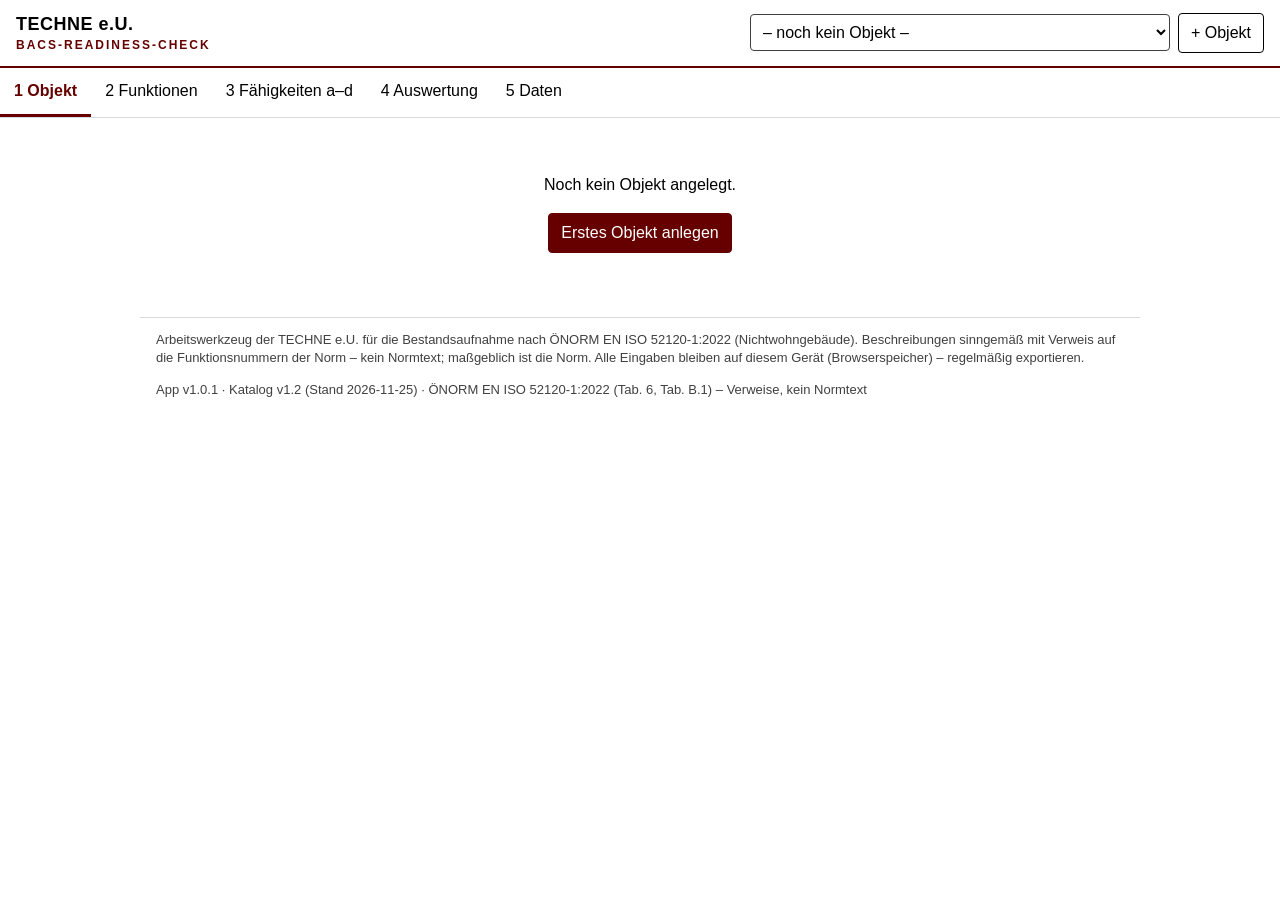
<file: index.html>
<!doctype html>
<html lang="de">
<head>
<meta charset="utf-8">
<meta name="viewport" content="width=device-width, initial-scale=1">
<meta name="robots" content="noindex">
<meta name="theme-color" content="#660000">
<title>BACS-Readiness-Check · TECHNE e.U.</title>
<link rel="manifest" href="manifest.webmanifest">
<link rel="icon" href="icon.svg" type="image/svg+xml">
<link rel="stylesheet" href="app.css">
</head>
<body>
<header class="kopf">
  <div class="marke"><span class="wort">TECHNE e.U.</span><span class="kicker">BACS-READINESS-CHECK</span></div>
  <div class="objektwahl">
    <label for="objSel" class="sr">Objekt</label>
    <select id="objSel"></select>
    <button id="btnNeu" type="button" title="Neues Objekt anlegen">+ Objekt</button>
  </div>
</header>
<nav class="tabs" id="tabs">
  <button data-tab="objekt" class="aktiv" type="button">1 Objekt</button>
  <button data-tab="funktionen" type="button">2 Funktionen</button>
  <button data-tab="faeh" type="button">3 Fähigkeiten a–d</button>
  <button data-tab="auswertung" type="button">4 Auswertung</button>
  <button data-tab="daten" type="button">5 Daten</button>
</nav>
<main id="main">
  <section id="tab-objekt" class="tab aktiv"></section>
  <section id="tab-funktionen" class="tab"></section>
  <section id="tab-faeh" class="tab"></section>
  <section id="tab-auswertung" class="tab"></section>
  <section id="tab-daten" class="tab"></section>
</main>
<footer class="fuss">
  <p>Arbeitswerkzeug der TECHNE e.U. für die Bestandsaufnahme nach ÖNORM EN ISO 52120-1:2022 (Nichtwohngebäude). Beschreibungen sinngemäß mit Verweis auf die Funktionsnummern der Norm – kein Normtext; maßgeblich ist die Norm. Alle Eingaben bleiben auf diesem Gerät (Browserspeicher) – regelmäßig exportieren.</p>
  <p id="versionInfo"></p>
</footer>
<div id="toast" class="toast" role="status" aria-live="polite"></div>
<script src="katalog.js"></script>
<script src="app.js"></script>
</body>
</html>
</file>
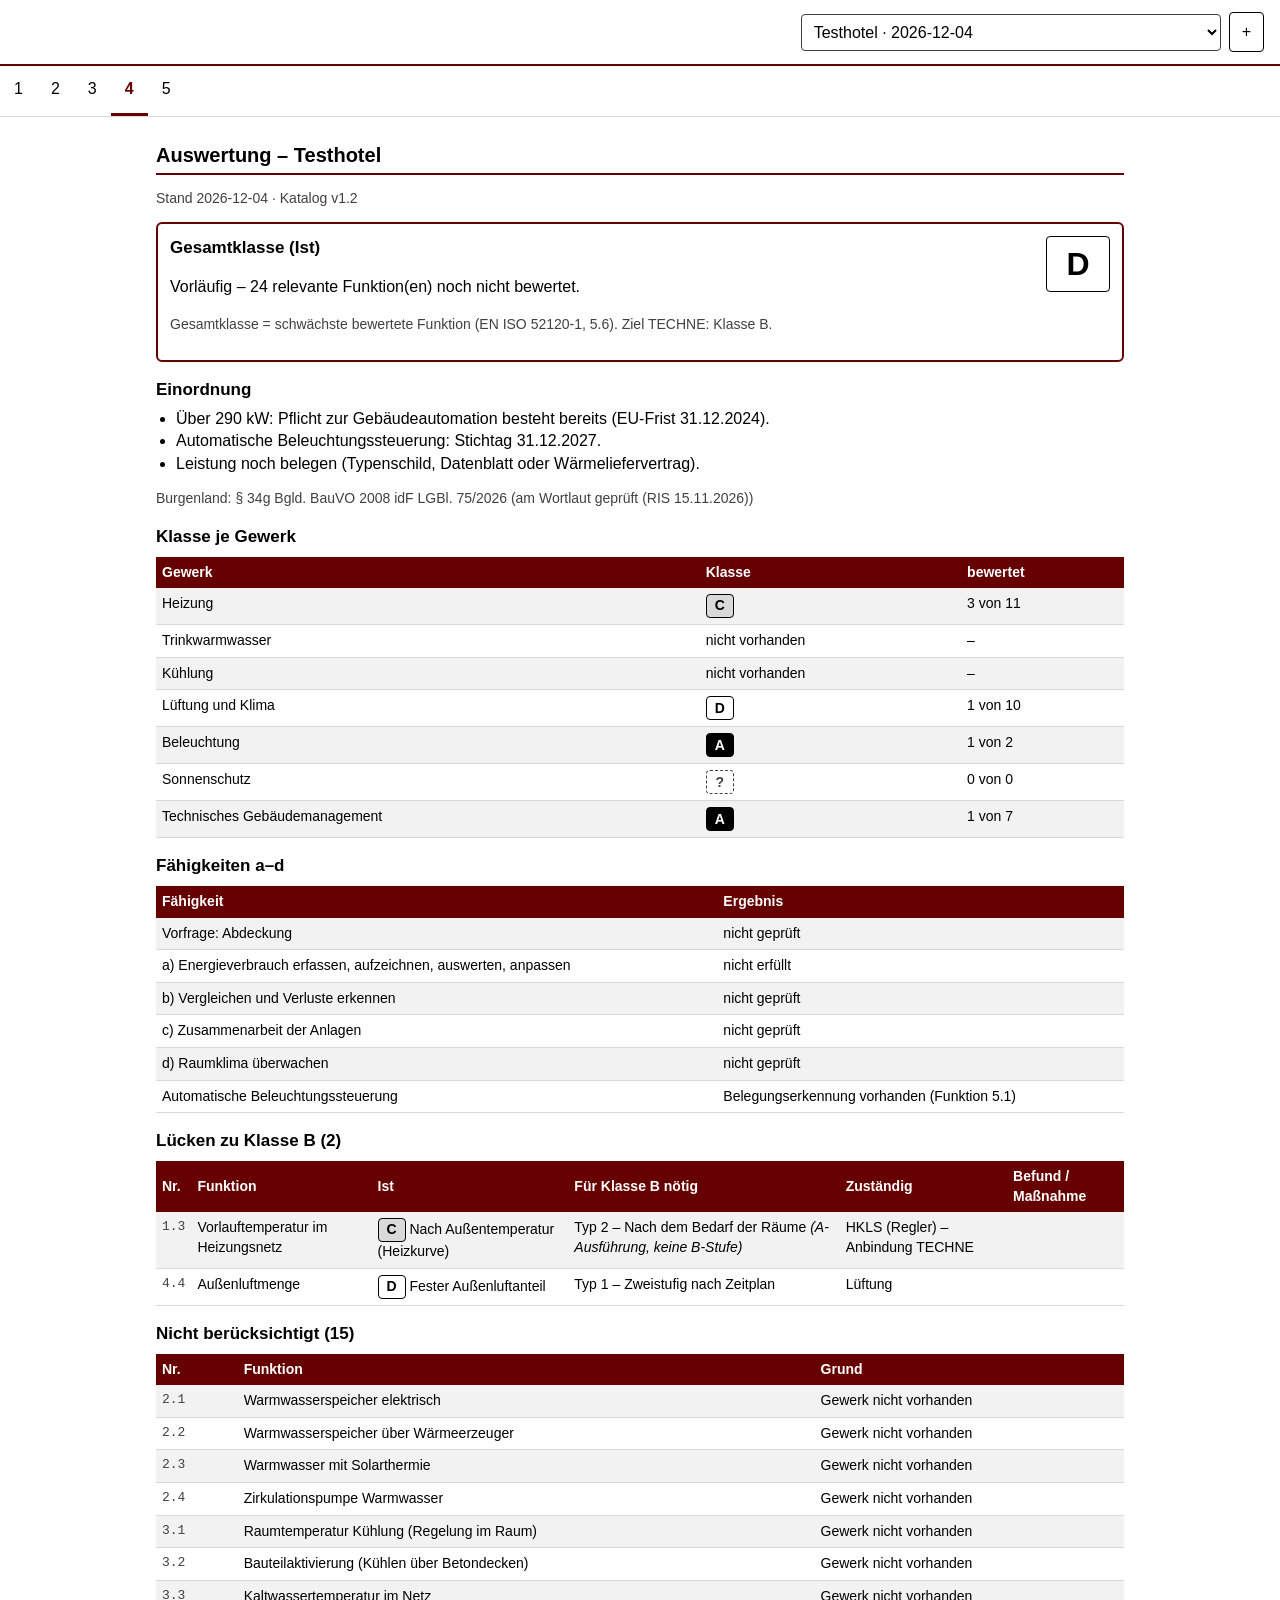
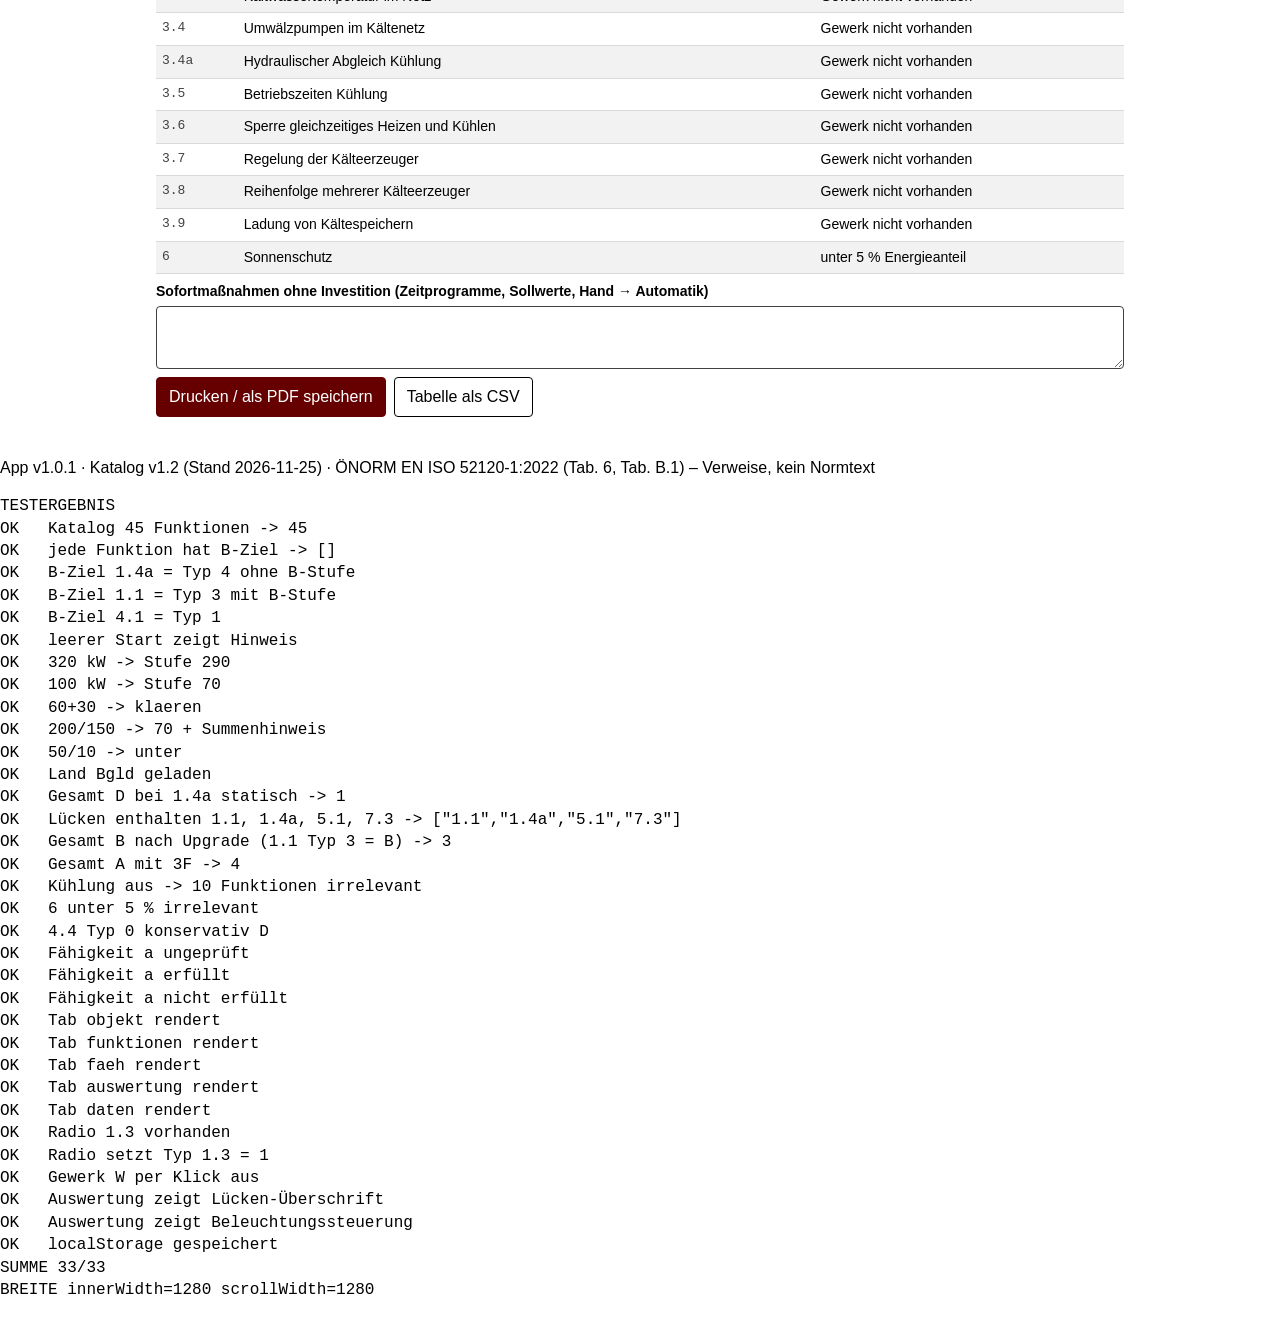
<file: tools/test.html>
<!doctype html>
<html lang="de"><head><meta charset="utf-8"><title>Test Readiness-Check</title><link rel="stylesheet" href="../app.css"><meta name="viewport" content="width=device-width, initial-scale=1"><style>pre{white-space:pre-wrap;word-break:break-word}</style></head>
<body>
<header class="kopf"><div class="objektwahl"><select id="objSel"></select><button id="btnNeu" type="button">+</button></div></header>
<nav class="tabs" id="tabs"><button data-tab="objekt">1</button><button data-tab="funktionen">2</button><button data-tab="faeh">3</button><button data-tab="auswertung">4</button><button data-tab="daten">5</button></nav>
<main id="main"><section id="tab-objekt" class="tab"></section><section id="tab-funktionen" class="tab"></section><section id="tab-faeh" class="tab"></section><section id="tab-auswertung" class="tab"></section><section id="tab-daten" class="tab"></section></main>
<p id="versionInfo"></p><div id="toast"></div>
<script>try{localStorage.removeItem('techne-rc-v1');}catch(e){}</script>
<script src="../katalog.js"></script>
<script src="../app.js"></script>
<script>
(function(){
  var R=[], T=window.RC_TEST, K=window.KATALOG;
  function ok(name, cond, info){ R.push((cond?'OK   ':'FEHL ')+name+(info!==undefined?' -> '+JSON.stringify(info):'')); }
  try{
    ok('Katalog 45 Funktionen', K.funktionen.length===45, K.funktionen.length);
    var ohneZiel=K.funktionen.filter(function(f){return !T.bZiel(f);}).map(function(f){return f.id;});
    ok('jede Funktion hat B-Ziel', ohneZiel.length===0, ohneZiel);
    var f=function(id){return K.funktionen.filter(function(x){return x.id===id;})[0];};
    ok('B-Ziel 1.4a = Typ 4 ohne B-Stufe', T.bZiel(f('1.4a')).t.nr==='4' && T.bZiel(f('1.4a')).ohneB);
    ok('B-Ziel 1.1 = Typ 3 mit B-Stufe', T.bZiel(f('1.1')).t.nr==='3' && !T.bZiel(f('1.1')).ohneB);
    ok('B-Ziel 4.1 = Typ 1', T.bZiel(f('4.1')).t.nr==='1');
    ok('leerer Start zeigt Hinweis', document.querySelector('#tab-objekt').textContent.indexOf('Noch kein Objekt')>=0);
    var o=T.neu('Testhotel'); T.render();
    o.heiz='320'; ok('320 kW -> Stufe 290', T.betroffenheit(o).stufe==='290');
    o.heiz='100'; o.kaelte=''; ok('100 kW -> Stufe 70', T.betroffenheit(o).stufe==='70');
    o.heiz='60'; o.kaelte='30'; ok('60+30 -> klaeren', T.betroffenheit(o).stufe==='klaeren');
    o.heiz='200'; o.kaelte='150'; var b=T.betroffenheit(o); ok('200/150 -> 70 + Summenhinweis', b.stufe==='70' && b.text.join(' ').indexOf('zusammen über 290')>=0);
    o.heiz='50'; o.kaelte='10'; ok('50/10 -> unter', T.betroffenheit(o).stufe==='unter');
    o.heiz='320'; o.land='B'; ok('Land Bgld geladen', T.betroffenheit(o).land.name==='Burgenland');
    o.f['1.1']={typ:'2'}; o.f['1.4a']={typ:'1'}; o.f['5.1']={typ:'1'}; o.f['7.3']={typ:'1'};
    var a=T.auswertung(o);
    ok('Gesamt D bei 1.4a statisch', a.min===1, a.min);
    ok('Lücken enthalten 1.1, 1.4a, 5.1, 7.3', ['1.1','1.4a','5.1','7.3'].every(function(id){return a.luecken.some(function(l){return l.f.id===id;});}), a.luecken.map(function(l){return l.f.id;}));
    o.f['1.4a']={typ:'4'}; o.f['5.1']={typ:'2'}; o.f['1.1']={typ:'3'}; o.f['7.3']={typ:'2'}; a=T.auswertung(o);
    ok('Gesamt B nach Upgrade (1.1 Typ 3 = B)', a.min===3, a.min);
    o.f['1.1']={typ:'3F'}; a=T.auswertung(o); ok('Gesamt A mit 3F', a.min===4, a.min);
    o.aus.K=true; a=T.auswertung(o); ok('Kühlung aus -> 10 Funktionen irrelevant', a.irrel.filter(function(x){return x.f.g==='K';}).length===10);
    o.f['6']={lt5:true}; ok('6 unter 5 % irrelevant', !T.fZustand(o,f('6')).rel);
    o.f['4.4']={typ:'0'}; a=T.auswertung(o); ok('4.4 Typ 0 konservativ D', a.min===1);
    var fa=K.faehigkeiten.filter(function(x){return x.k==='a';})[0];
    ok('Fähigkeit a ungeprüft', T.faehErgebnis(o,fa)==='nicht geprüft');
    fa.punkte.forEach(function(p){o.fa[p.id]={s:'erfüllt'};}); ok('Fähigkeit a erfüllt', T.faehErgebnis(o,fa)==='erfüllt');
    o.fa.a2={s:'nicht erfüllt'}; ok('Fähigkeit a nicht erfüllt', T.faehErgebnis(o,fa)==='nicht erfüllt');
    // UI: Tabs und Auswahl per Ereignis
    ['objekt','funktionen','faeh','auswertung','daten'].forEach(function(t){ document.querySelector('[data-tab="'+t+'"]').click(); ok('Tab '+t+' rendert', document.querySelector('#tab-'+t).innerHTML.length>200); });
    document.querySelector('[data-tab="funktionen"]').click();
    var det=document.querySelector('details.gewerk[data-g="H"]'); det.open=true;
    var r=document.querySelector('input[type=radio][data-f="1.3"][value="1"]');
    ok('Radio 1.3 vorhanden', !!r);
    if(r){ r.checked=true; r.dispatchEvent(new Event('change',{bubbles:true})); }
    ok('Radio setzt Typ 1.3 = 1', T.db().objs[o.id].f['1.3'].typ==='1');
    var cb=document.querySelector('input[data-aus="W"]'); cb.checked=true; cb.dispatchEvent(new Event('change',{bubbles:true}));
    ok('Gewerk W per Klick aus', T.db().objs[o.id].aus.W===true);
    document.querySelector('[data-tab="auswertung"]').click();
    var txt=document.querySelector('#tab-auswertung').textContent;
    ok('Auswertung zeigt Lücken-Überschrift', txt.indexOf('Lücken zu Klasse B')>=0);
    ok('Auswertung zeigt Beleuchtungssteuerung', txt.indexOf('Beleuchtungssteuerung')>=0);
    var gespeichert=JSON.parse(localStorage.getItem('techne-rc-v1')||'null');
    setTimeout(function(){
      var g2=JSON.parse(localStorage.getItem('techne-rc-v1')||'null');
      ok('localStorage gespeichert', !!(g2 && g2.objs && g2.objs[o.id]));
      fertig();
    }, 600);
  }catch(e){ R.push('FEHL Ausnahme: '+e.message+' '+e.stack); fertig(); }
  function fertig(){ var m=location.search.match(/tab=(\w+)/); if(m){ document.querySelector('[data-tab="'+m[1]+'"]').click(); var d=document.querySelector('details.gewerk[data-g="H"]'); if(d) d.open=true; } var p=document.createElement('pre'); p.id='ergebnis'; p.textContent='TESTERGEBNIS\n'+R.join('\n')+'\nSUMME '+R.filter(function(x){return x.indexOf('OK')===0;}).length+'/'+R.length; document.body.appendChild(p); p.textContent+='\nBREITE innerWidth='+innerWidth+' scrollWidth='+document.documentElement.scrollWidth; document.title='FERTIG'; }
})();
</script>
</body></html>
</file>
<file: app.css>
:root{--rot:#660000;--schwarz:#000;--grau:#404040;--hell:#D9D9D9;--bg:#F2F2F2;--weiss:#fff;color-scheme:light}
*{box-sizing:border-box}
html,body{margin:0;background:var(--weiss);color:var(--schwarz);font-family:Arial,Helvetica,sans-serif;font-size:16px;line-height:1.4}
button,input,select,textarea{font:inherit;color:inherit}
.sr{position:absolute;left:-9999px}
.kopf{display:flex;flex-wrap:wrap;gap:8px 16px;align-items:center;justify-content:space-between;padding:12px 16px;border-bottom:2px solid var(--rot)}
.marke{display:flex;flex-direction:column}
.wort{font-weight:bold;font-size:18px;letter-spacing:.5px}
.kicker{color:var(--rot);font-size:12px;letter-spacing:2px;font-weight:bold}
.objektwahl{display:flex;gap:8px;align-items:center;flex:1 1 280px;justify-content:flex-end}
.objektwahl select{flex:1 1 auto;max-width:420px;padding:8px;border:1px solid var(--grau);border-radius:4px;background:var(--weiss)}
button{cursor:pointer;border:1px solid var(--schwarz);background:var(--weiss);padding:8px 12px;border-radius:4px}
button:hover{background:var(--bg)}
button.primaer{background:var(--rot);border-color:var(--rot);color:var(--weiss)}
button.primaer:hover{background:#4d0000}
button.klein{padding:4px 8px;font-size:14px}
.tabs{display:flex;overflow-x:auto;border-bottom:1px solid var(--hell);background:var(--weiss);position:sticky;top:0;z-index:5}
.tabs button{border:0;border-bottom:3px solid transparent;border-radius:0;padding:12px 14px;white-space:nowrap;background:none}
.tabs button.aktiv{border-bottom-color:var(--rot);color:var(--rot);font-weight:bold}
main{max-width:1000px;margin:0 auto;padding:16px}
.tab{display:none}.tab.aktiv{display:block}
h2{font-size:20px;margin:8px 0 4px}h3{font-size:17px;margin:16px 0 6px}
.unterstrich{border-bottom:2px solid var(--rot);padding-bottom:4px}
.hinweis{color:var(--grau);font-size:14px}
.raster{display:grid;grid-template-columns:repeat(auto-fit,minmax(220px,1fr));gap:12px}
.feld{display:flex;flex-direction:column;gap:4px}
.feld label{font-size:14px;font-weight:bold}
.feld input,.feld select,.feld textarea{padding:8px;border:1px solid var(--grau);border-radius:4px;background:var(--weiss);width:100%}
textarea{min-height:60px;resize:vertical}
.box{border:1px solid var(--hell);border-radius:6px;padding:12px;margin:12px 0}
.box.rahmen-rot{border:2px solid var(--rot)}
.ergebnis p{margin:4px 0}
ul.liste{margin:4px 0;padding-left:20px}
.gewerk{border:1px solid var(--hell);border-radius:6px;margin:12px 0;overflow:hidden}
.gewerk>summary{list-style:none;cursor:pointer;padding:12px;background:var(--bg);display:flex;flex-wrap:wrap;gap:8px;align-items:center;justify-content:space-between;font-weight:bold}
.gewerk>summary::-webkit-details-marker{display:none}
.gewerk .aus{font-weight:normal;font-size:14px;display:flex;gap:6px;align-items:center}
.funktion{border-top:1px solid var(--hell);padding:12px}
.funktion.irrelevant{opacity:.55}
.fkopf{display:flex;justify-content:space-between;gap:8px;align-items:flex-start}
.fkopf h4{margin:0;font-size:16px}
.nr{font-family:Consolas,"Courier New",monospace;color:var(--grau);font-size:13px}
.zweck{margin:4px 0}
details.pruef{margin:6px 0}details.pruef summary{cursor:pointer;color:var(--rot);font-size:14px}
.typen{display:flex;flex-direction:column;gap:6px;margin:8px 0}
.typen label{display:flex;gap:10px;align-items:center;border:1px solid var(--hell);border-radius:4px;padding:8px;cursor:pointer}
.typen label:has(input:checked){border-color:var(--schwarz);background:var(--bg)}
.typen input{width:20px;height:20px;flex:0 0 auto}
.typen .ttext{flex:1}
.flags{display:flex;flex-wrap:wrap;gap:6px 16px;font-size:14px;margin:6px 0}
.flags label{display:flex;gap:6px;align-items:center}
.zeile2{display:grid;grid-template-columns:1fr 1fr;gap:8px}
@media(max-width:600px){.zeile2{grid-template-columns:1fr}}
.kl{display:inline-flex;align-items:center;justify-content:center;min-width:28px;height:24px;padding:0 6px;border-radius:4px;font-weight:bold;font-size:14px;border:1px solid var(--schwarz)}
.kl-D{background:var(--weiss);color:var(--schwarz)}
.kl-C{background:var(--hell);color:var(--schwarz)}
.kl-B{background:var(--grau);color:var(--weiss);border-color:var(--grau)}
.kl-A{background:var(--schwarz);color:var(--weiss)}
.kl-offen{background:var(--weiss);color:var(--grau);border-style:dashed;border-color:var(--grau)}
.kl-gross{min-width:64px;height:56px;font-size:32px}
.ziel{color:var(--rot);font-size:14px}
.notiz-n{font-size:13px;color:var(--grau);margin:4px 0}
table{border-collapse:collapse;width:100%;font-size:14px;margin:8px 0}
th{background:var(--rot);color:var(--weiss);text-align:left;padding:6px;font-weight:bold}
td{padding:6px;border-bottom:1px solid var(--hell);vertical-align:top}
tr:nth-child(even) td{background:var(--bg)}
.knopfreihe{display:flex;flex-wrap:wrap;gap:8px;margin:8px 0}
.filter{display:flex;flex-wrap:wrap;gap:8px 16px;align-items:center;margin:8px 0}
.filter input[type=search]{padding:8px;border:1px solid var(--grau);border-radius:4px;flex:1 1 200px}
.fortschritt{font-size:14px;color:var(--grau)}
.status-sel{padding:6px;border:1px solid var(--grau);border-radius:4px;min-width:140px}
.feld label input[type=checkbox]{width:20px;height:20px;margin:0 6px 0 0;vertical-align:middle}
.feld label:has(input[type=checkbox]){display:flex;align-items:center;margin-top:22px;font-weight:bold}
.masstab{font-size:13px;color:var(--rot)}
.fuss{max-width:1000px;margin:24px auto;padding:0 16px 24px;font-size:13px;color:var(--grau);border-top:1px solid var(--hell)}
.toast{position:fixed;bottom:16px;left:50%;transform:translateX(-50%);background:var(--schwarz);color:var(--weiss);padding:8px 14px;border-radius:4px;font-size:14px;opacity:0;transition:opacity .3s;pointer-events:none}
.toast.an{opacity:.9}
.leer{padding:24px;text-align:center}
.fkopf{flex-wrap:wrap}.fkopf>div:first-child{min-width:0;flex:1 1 220px}
.objektwahl{min-width:0}.objektwahl select{min-width:0}
@media(max-width:700px){
 table{display:block;overflow-x:auto;-webkit-overflow-scrolling:touch}
 .kopf{padding:10px 16px}.objektwahl{flex:1 1 100%}
 .tabs button{padding:10px 10px;font-size:15px}
 .kl-gross{min-width:52px;height:46px;font-size:26px}
}
@media print{
 .kopf .objektwahl,.tabs,.fuss .knopfreihe,.toast,.knopfreihe,.nodruck{display:none!important}
 .tab{display:none!important}#tab-auswertung{display:block!important}
 main{padding:0;max-width:none}body{font-size:11pt}
 th{-webkit-print-color-adjust:exact;print-color-adjust:exact}
 tr:nth-child(even) td,.kl{-webkit-print-color-adjust:exact;print-color-adjust:exact}
 .box{break-inside:avoid}
}
</file>
